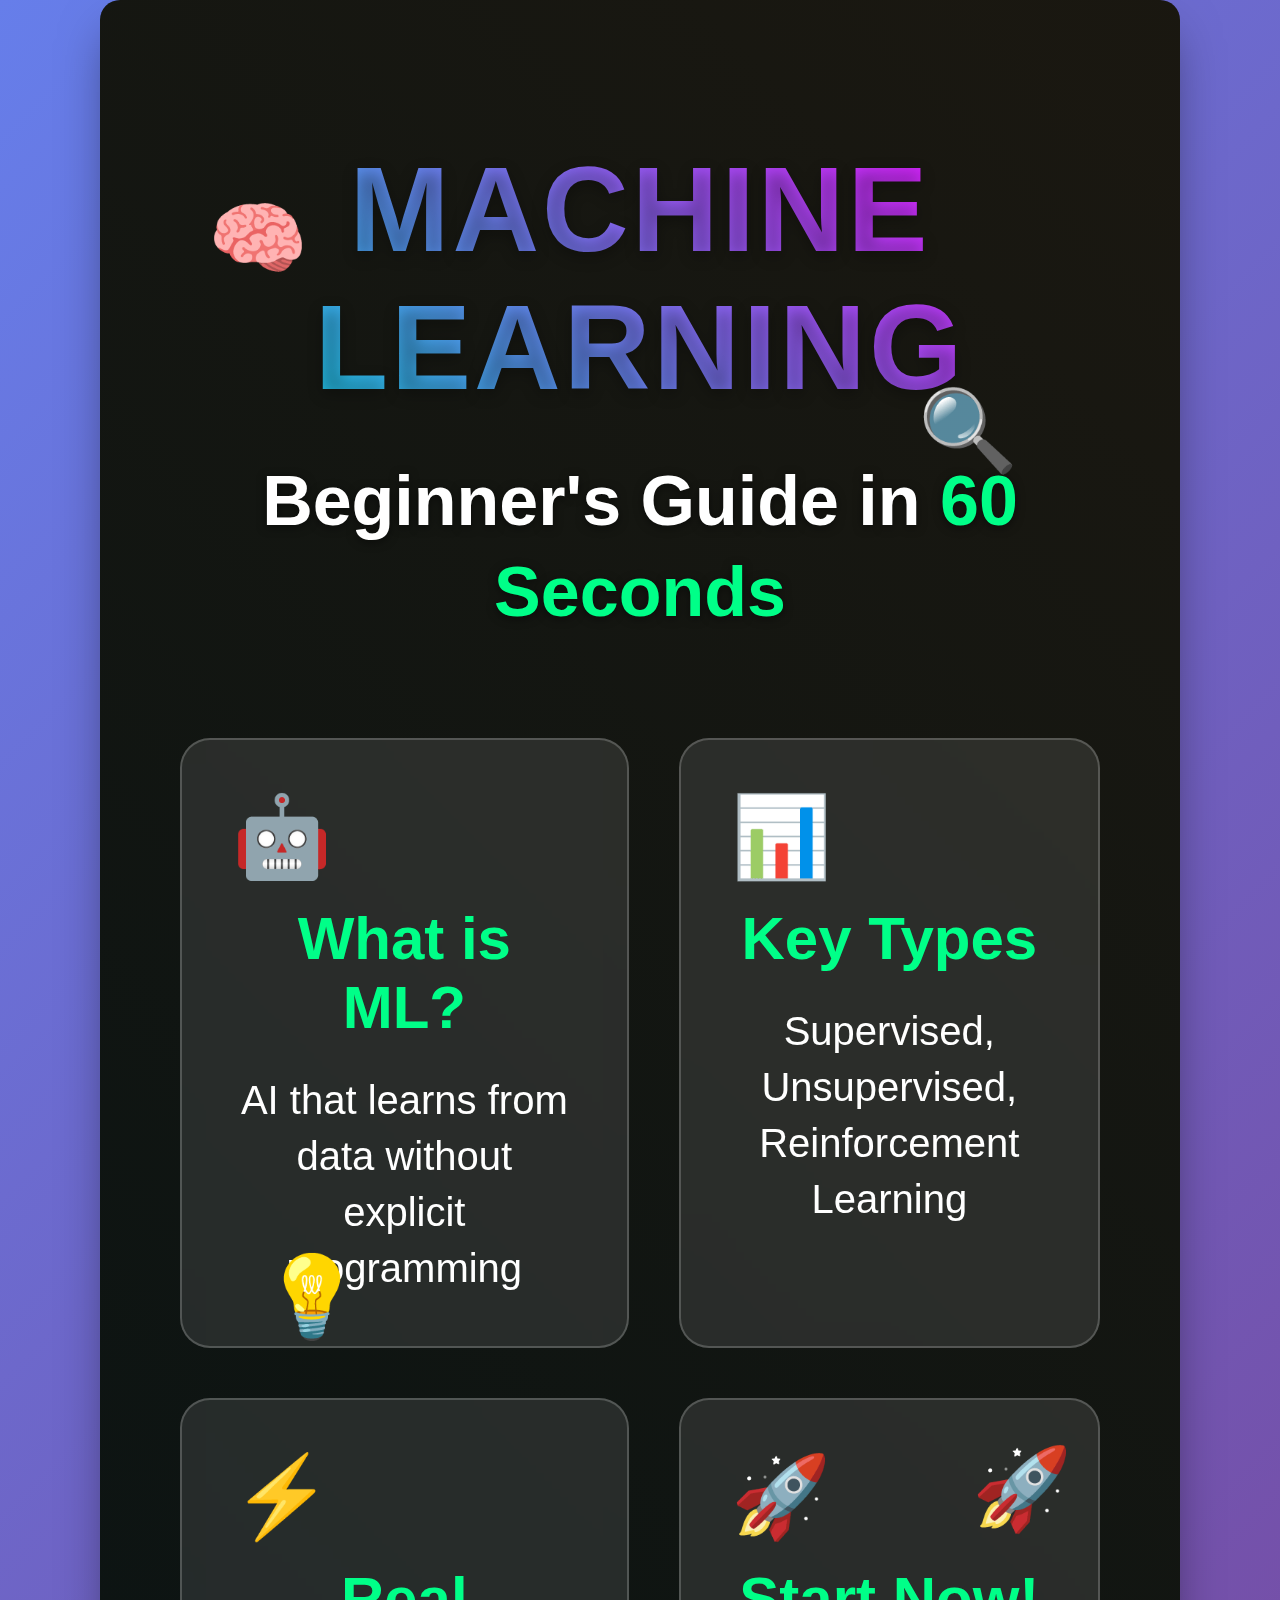
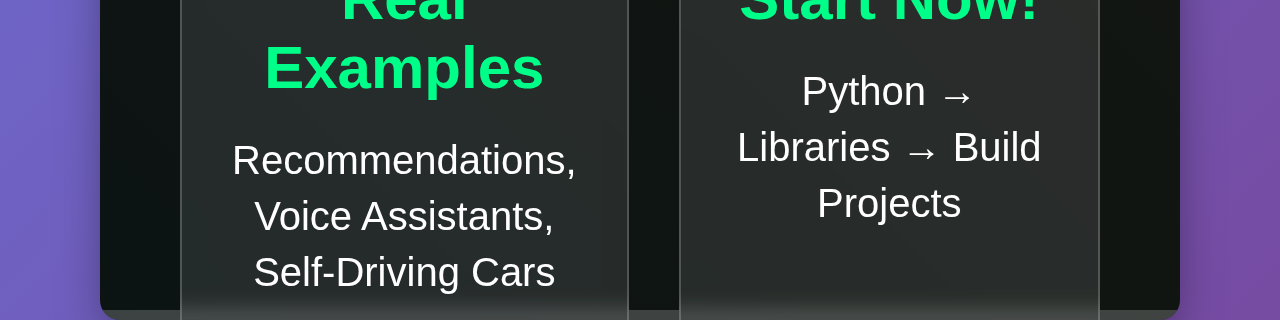
<file: front.html>
<!DOCTYPE html>
<html lang="en">
<head>
    <meta charset="UTF-8">
    <meta name="viewport" content="width=device-width, initial-scale=1.0">
    <title>Machine Learning for Beginners | TikTok Post</title>
    <style>
        * {
            margin: 0;
            padding: 0;
            box-sizing: border-box;
        }
        
        body {
            background: linear-gradient(135deg, #667eea 0%, #764ba2 100%);
            font-family: 'Arial', sans-serif;
            min-height: 100vh;
            display: flex;
            justify-content: center;
            align-items: center;
            overflow: hidden;
        }
        
        .tiktok-container {
            width: 1080px;
            height: 1920px;
            background: #000;
            position: relative;
            border-radius: 20px;
            overflow: hidden;
            box-shadow: 0 25px 50px -12px rgba(0, 0, 0, 0.5);
        }
        
        .background-animation {
            position: absolute;
            width: 100%;
            height: 100%;
            background: linear-gradient(45deg, 
                #ff6b6b, #4ecdc4, #45b7d1, #96ceb4, 
                #ffeaa7, #fdcb6e, #e17055);
            background-size: 400% 400%;
            animation: gradientBG 15s ease infinite;
            opacity: 0.1;
        }
        
        @keyframes gradientBG {
            0% { background-position: 0% 50%; }
            50% { background-position: 100% 50%; }
            100% { background-position: 0% 50%; }
        }
        
        .content {
            position: relative;
            z-index: 2;
            padding: 80px;
            height: 100%;
            display: flex;
            flex-direction: column;
            justify-content: space-between;
        }
        
        .header {
            text-align: center;
            margin-top: 60px;
        }
        
        .main-title {
            font-size: 120px;
            font-weight: 900;
            background: linear-gradient(45deg, #00dbde, #fc00ff);
            -webkit-background-clip: text;
            background-clip: text;
            color: transparent;
            text-transform: uppercase;
            letter-spacing: 3px;
            margin-bottom: 40px;
            text-shadow: 0 5px 15px rgba(0, 0, 0, 0.3);
            animation: titleGlow 3s ease-in-out infinite alternate;
        }
        
        @keyframes titleGlow {
            from { filter: drop-shadow(0 0 10px rgba(0, 219, 222, 0.5)); }
            to { filter: drop-shadow(0 0 20px rgba(252, 0, 255, 0.7)); }
        }
        
        .subtitle {
            font-size: 70px;
            color: white;
            font-weight: bold;
            margin-bottom: 40px;
            text-align: center;
            line-height: 1.3;
            text-shadow: 0 2px 10px rgba(0, 0, 0, 0.5);
        }
        
        .highlight {
            color: #00ff88;
            font-weight: 900;
        }
        
        .cards-container {
            display: grid;
            grid-template-columns: 1fr 1fr;
            gap: 50px;
            margin: 60px 0;
        }
        
        .card {
            background: rgba(255, 255, 255, 0.1);
            backdrop-filter: blur(10px);
            border-radius: 30px;
            padding: 50px;
            border: 2px solid rgba(255, 255, 255, 0.2);
            transition: all 0.3s ease;
            animation: float 6s ease-in-out infinite;
        }
        
        .card:nth-child(2) {
            animation-delay: 2s;
        }
        
        .card:nth-child(3) {
            animation-delay: 4s;
        }
        
        .card:nth-child(4) {
            animation-delay: 6s;
        }
        
        @keyframes float {
            0%, 100% { transform: translateY(0); }
            50% { transform: translateY(-20px); }
        }
        
        .card:hover {
            transform: translateY(-10px) scale(1.05);
            border-color: #00ff88;
            box-shadow: 0 10px 30px rgba(0, 255, 136, 0.3);
        }
        
        .card-title {
            font-size: 60px;
            color: #00ff88;
            margin-bottom: 30px;
            text-align: center;
            font-weight: bold;
        }
        
        .card-content {
            font-size: 40px;
            color: white;
            line-height: 1.4;
            text-align: center;
        }
        
        .emoji {
            font-size: 80px;
            display: block;
            margin-bottom: 20px;
        }
        
        .footer {
            text-align: center;
            margin-bottom: 60px;
        }
        
        .hashtag {
            font-size: 50px;
            color: #00ff88;
            display: inline-block;
            background: rgba(0, 0, 0, 0.5);
            padding: 20px 40px;
            border-radius: 50px;
            margin: 0 15px;
            border: 2px solid #00ff88;
            animation: pulse 2s infinite;
        }
        
        @keyframes pulse {
            0% { transform: scale(1); }
            50% { transform: scale(1.05); }
            100% { transform: scale(1); }
        }
        
        .cta {
            font-size: 60px;
            color: white;
            margin-top: 50px;
            font-weight: bold;
            text-shadow: 0 2px 10px rgba(0, 0, 0, 0.5);
        }
        
        .ai-icon {
            position: absolute;
            font-size: 80px;
            animation: bounce 3s infinite;
        }
        
        .ai-1 { top: 10%; left: 10%; }
        .ai-2 { top: 20%; right: 15%; }
        .ai-3 { bottom: 30%; left: 15%; }
        .ai-4 { bottom: 20%; right: 10%; }
        
        @keyframes bounce {
            0%, 100% { transform: translateY(0); }
            50% { transform: translateY(-20px); }
        }
        
        .progress-bar {
            position: absolute;
            bottom: 0;
            left: 0;
            width: 100%;
            height: 10px;
            background: rgba(255, 255, 255, 0.2);
        }
        
        .progress {
            height: 100%;
            width: 0;
            background: linear-gradient(90deg, #00dbde, #fc00ff);
            animation: progress 15s linear forwards;
        }
        
        @keyframes progress {
            to { width: 100%; }
        }
    </style>
</head>
<body>
    <div class="tiktok-container">
        <div class="background-animation"></div>
        
        <div class="content">
            <div class="header">
                <h1 class="main-title">Machine Learning</h1>
                <div class="subtitle">Beginner's Guide in <span class="highlight">60 Seconds</span></div>
            </div>
            
            <div class="cards-container">
                <div class="card">
                    <div class="emoji">🤖</div>
                    <h2 class="card-title">What is ML?</h2>
                    <div class="card-content">AI that learns from data without explicit programming</div>
                </div>
                
                <div class="card">
                    <div class="emoji">📊</div>
                    <h2 class="card-title">Key Types</h2>
                    <div class="card-content">Supervised, Unsupervised, Reinforcement Learning</div>
                </div>
                
                <div class="card">
                    <div class="emoji">⚡</div>
                    <h2 class="card-title">Real Examples</h2>
                    <div class="card-content">Recommendations, Voice Assistants, Self-Driving Cars</div>
                </div>
                
                <div class="card">
                    <div class="emoji">🚀</div>
                    <h2 class="card-title">Start Now!</h2>
                    <div class="card-content">Python → Libraries → Build Projects</div>
                </div>
            </div>
            
            <div class="footer">
                <div class="hashtag">#MachineLearning</div>
                <div class="hashtag">#AI</div>
                <div class="hashtag">#TechTok</div>
                <div class="cta">FOLLOW FOR PART 2!</div>
            </div>
            
            <div class="ai-icon ai-1">🧠</div>
            <div class="ai-icon ai-2">🔍</div>
            <div class="ai-icon ai-3">💡</div>
            <div class="ai-icon ai-4">🚀</div>
        </div>
        
        <div class="progress-bar">
            <div class="progress"></div>
        </div>
    </div>

    <script>
        // Additional animations
        document.addEventListener('DOMContentLoaded', function() {
            const cards = document.querySelectorAll('.card');
            
            cards.forEach((card, index) => {
                card.style.animationDelay = `${index * 0.5}s`;
            });
            
            // Auto-scroll effect for TikTok vibe
            let scrollPos = 0;
            const scrollSpeed = 0.5;
            
            function scrollAnimation() {
                scrollPos += scrollSpeed;
                if (scrollPos > 100) scrollPos = 0;
                
                document.querySelector('.background-animation').style.backgroundPosition = 
                    `${scrollPos}% ${scrollPos}%`;
                
                requestAnimationFrame(scrollAnimation);
            }
            
            scrollAnimation();
        });
    </script>
</body>
</html>
</file>
